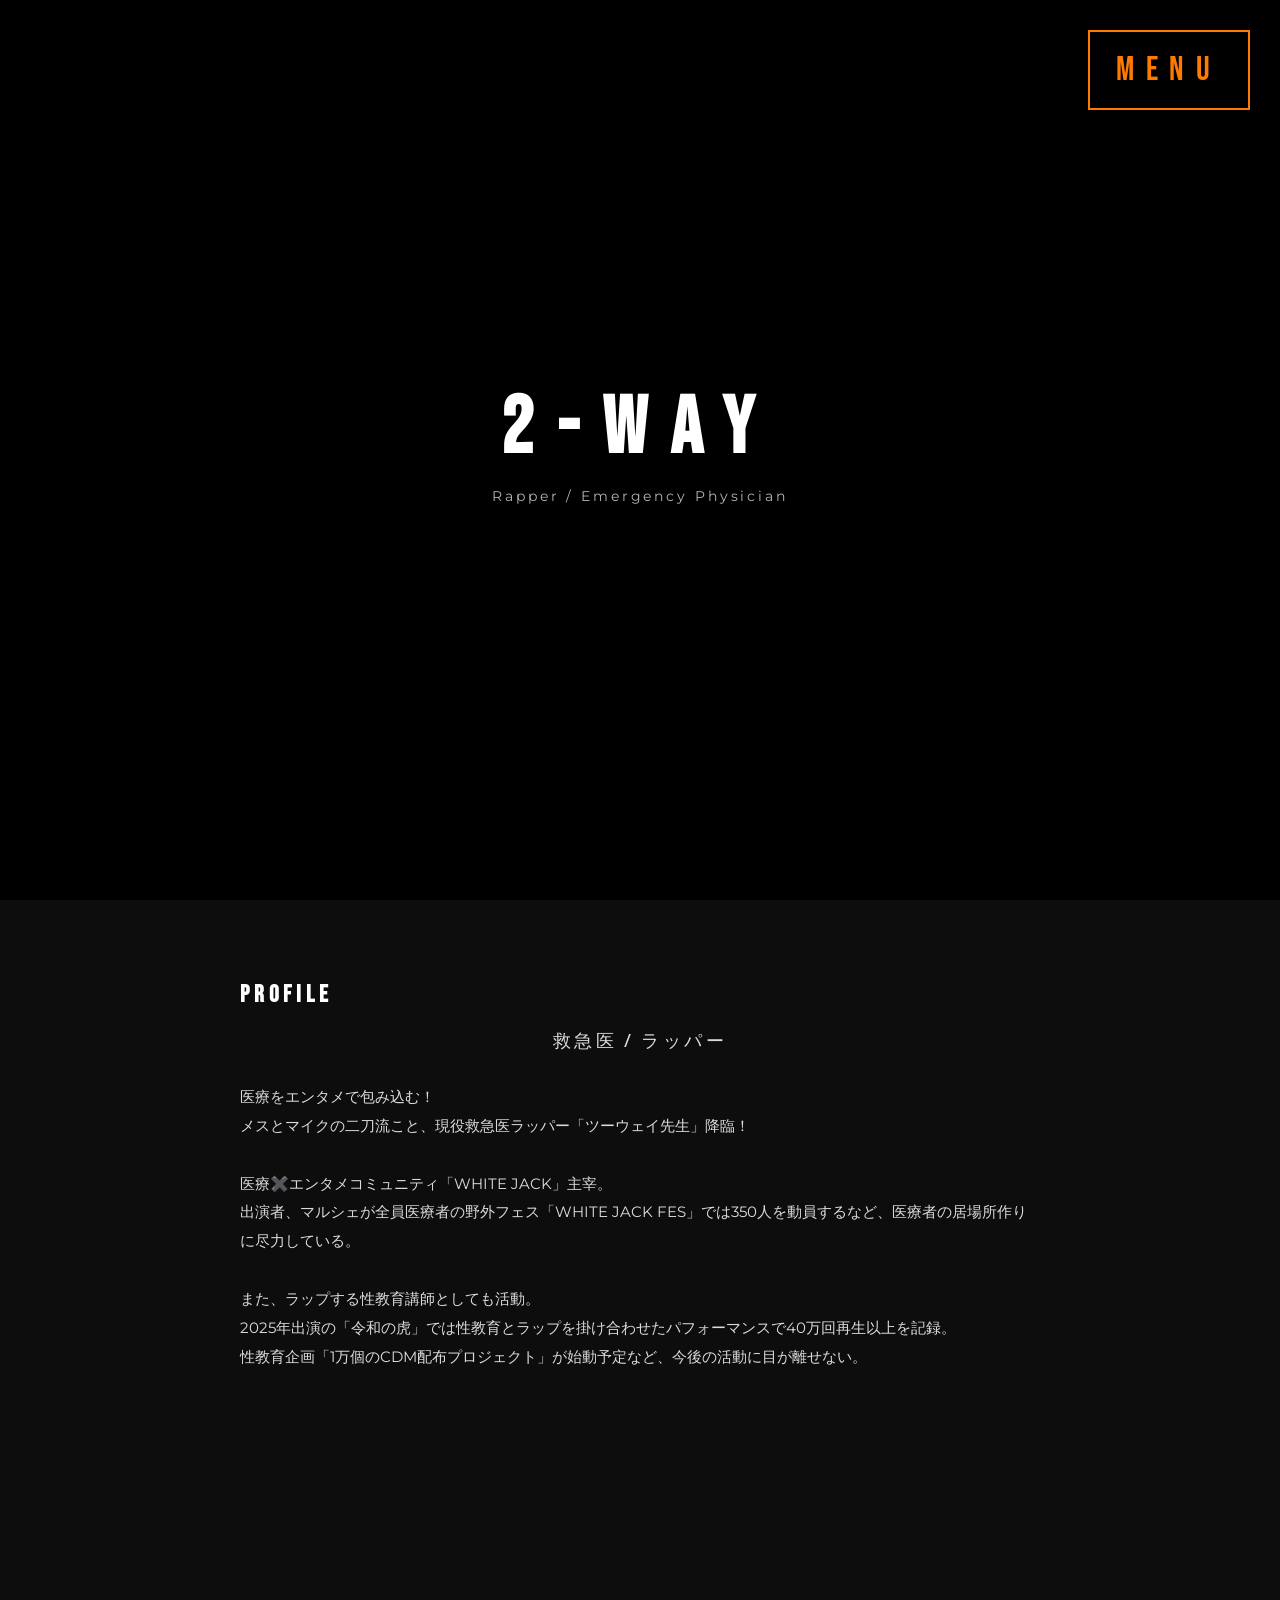
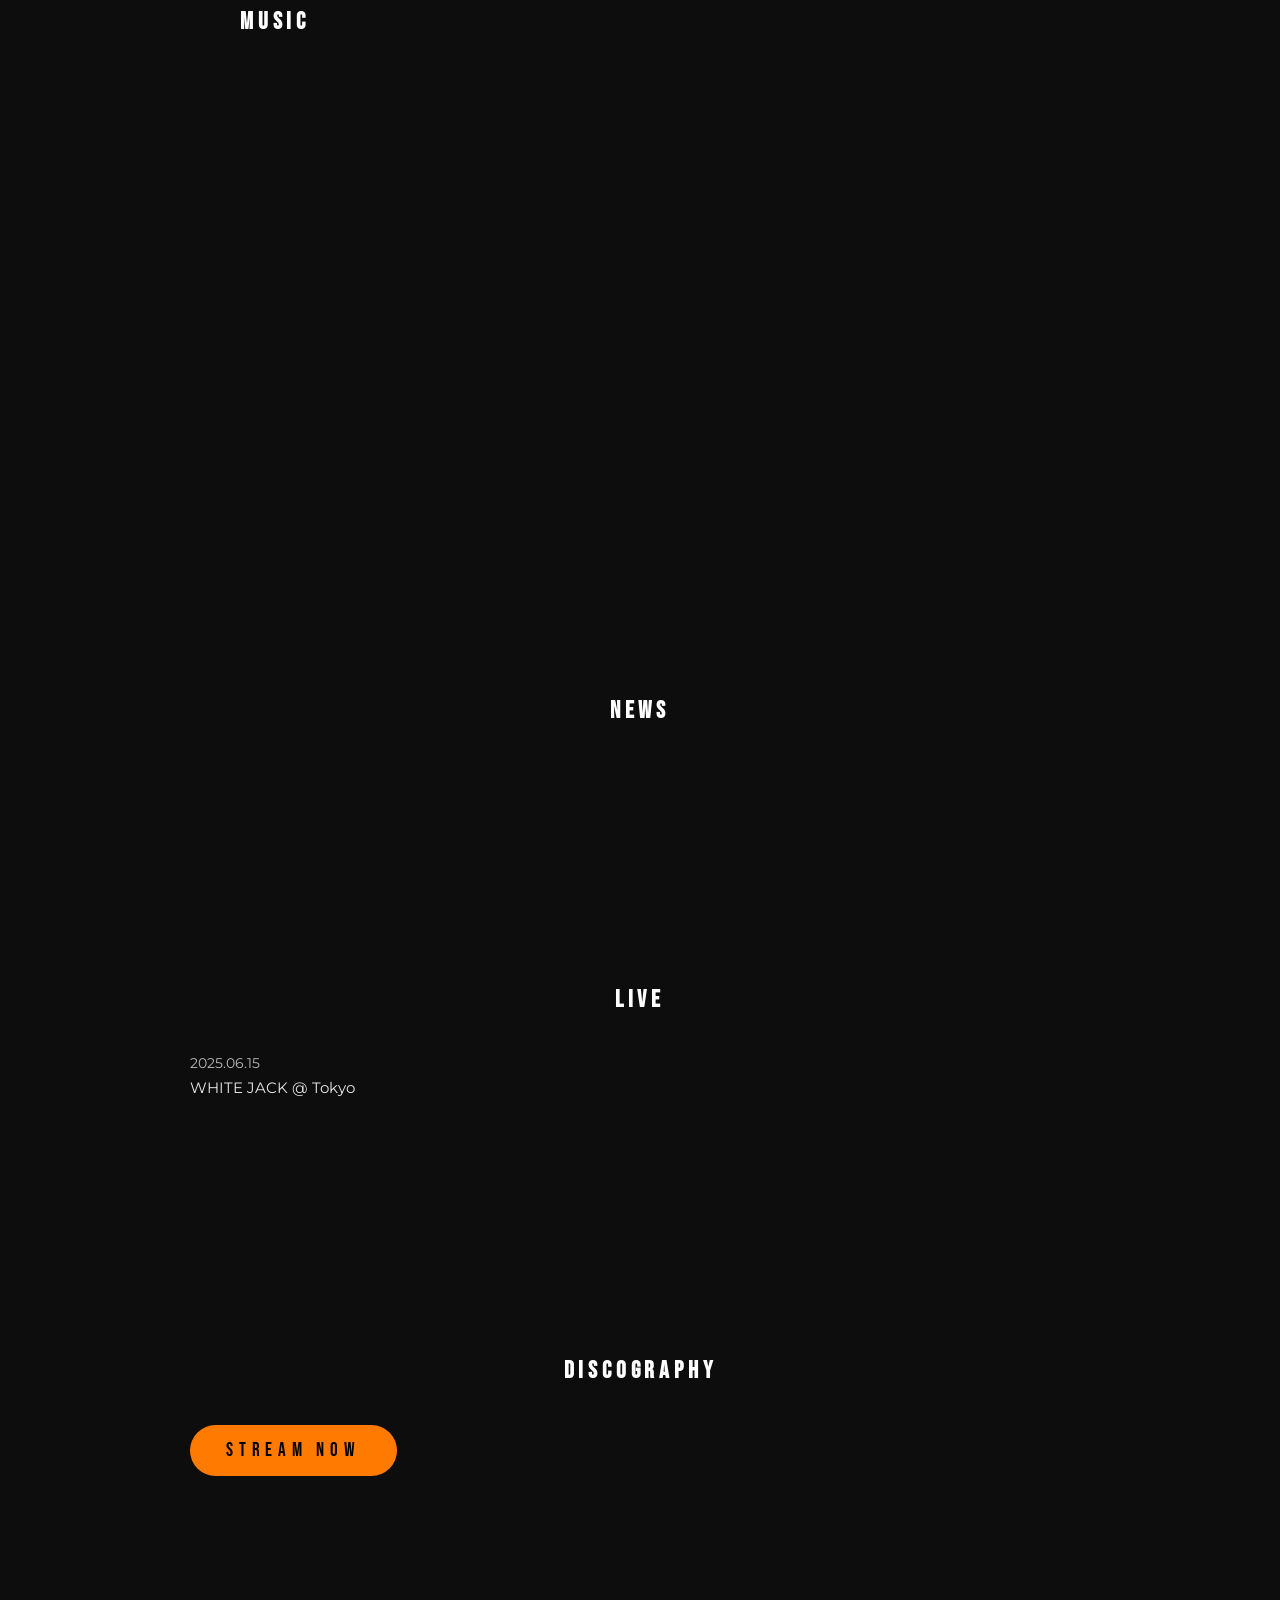
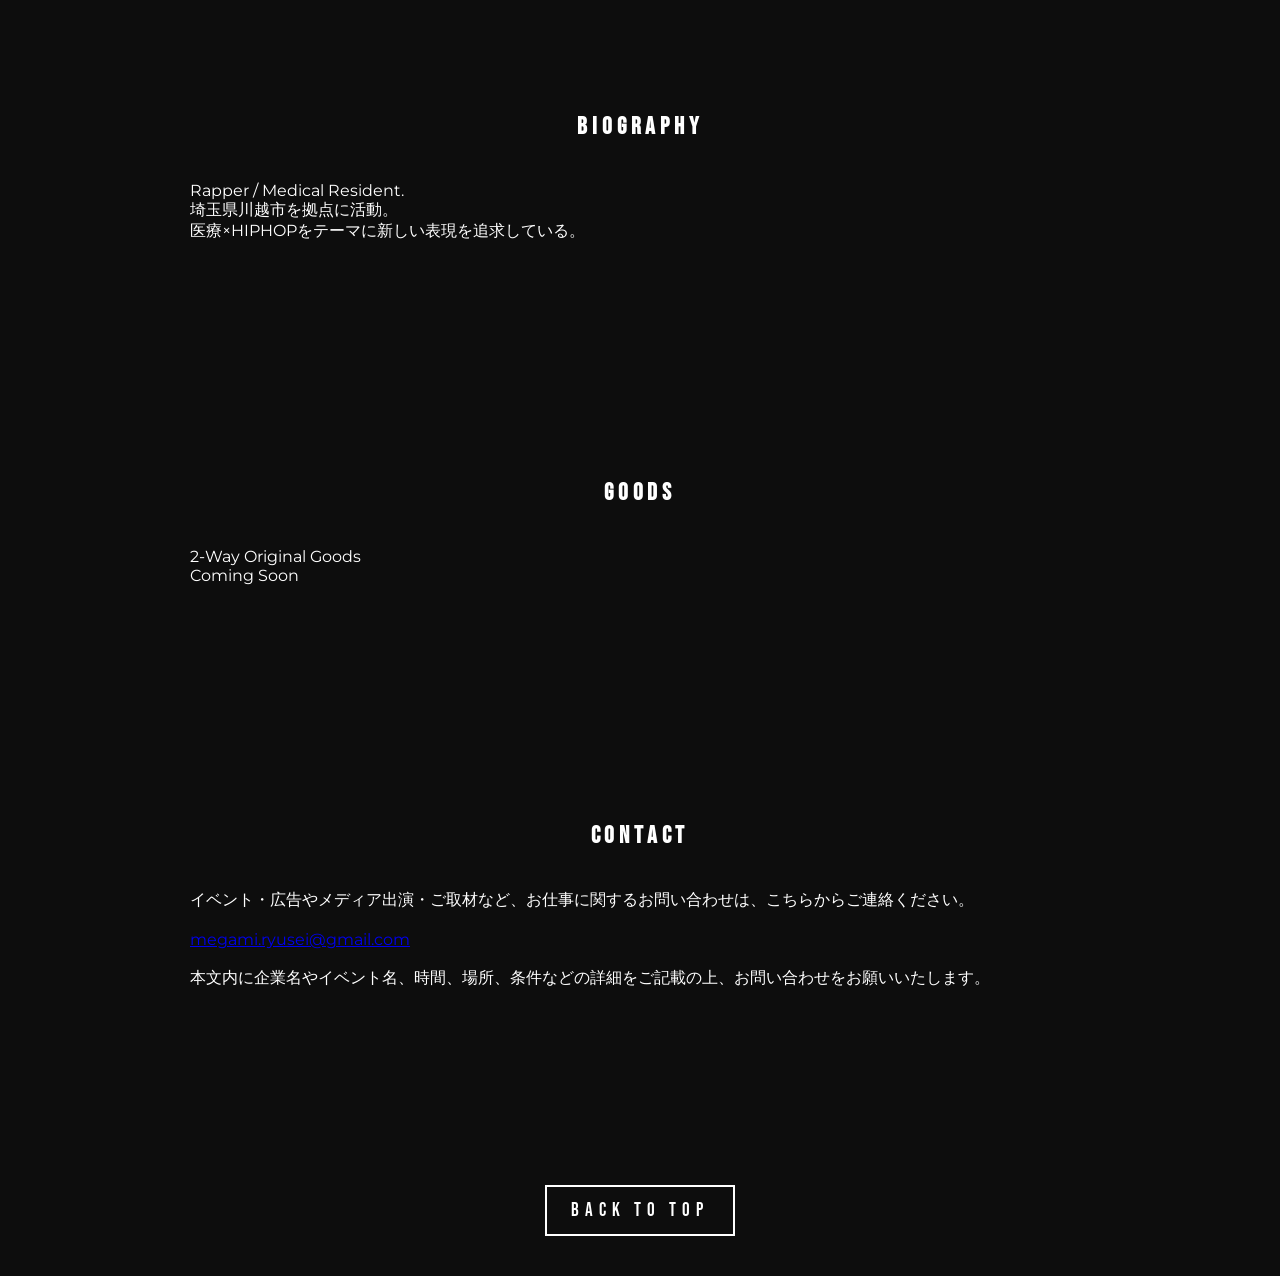
<file: index.html>
<!DOCTYPE html>
<html lang="ja">
<head>
  <meta charset="UTF-8" />
  <meta name="viewport" content="width=device-width, initial-scale=1.0">

  <title>2-Way | Official Site</title>

  <!-- Google Fonts -->
  <link rel="preconnect" href="https://fonts.googleapis.com">
  <link rel="preconnect" href="https://fonts.gstatic.com" crossorigin>
  <link href="https://fonts.googleapis.com/css2?family=Bebas+Neue&family=Montserrat:wght@300;400;600&display=swap" rel="stylesheet">

  <link rel="stylesheet" href="style.css" />
  <link
    rel="stylesheet"
    href="https://cdnjs.cloudflare.com/ajax/libs/font-awesome/6.5.1/css/all.min.css"
    />
    <link href="https://fonts.googleapis.com/css2?family=Oswald:wght@500;600;700&display=swap" rel="stylesheet">
</head>

<body>
    <!-- MENU BUTTON -->
    <div class="menu-btn" id="menuBtn">
    MENU
    </div>

    <!-- MENU OVERLAY -->
    <nav class="menu" id="menu">
    <ul>
        <li><a href="#news">NEWS</a></li>
        <li><a href="#live">LIVE</a></li>
        <li><a href="#discography">DISCOGRAPHY</a></li>
        <li><a href="#biography">BIOGRAPHY</a></li>
        <li><a href="#goods">GOODS</a></li>
        <li><a href="/seikyoiku/">性教育×ラップ</a></li>
        <li><a href="#contact">CONTACT</a></li>
        <li class="back"><a href="#">BACK TO TOP</a></li>
    </ul>

    <!-- SNS ICONS -->
    <div class="menu-sns">
        <a href="https://www.instagram.com/2way_sensei/" target="_blank" rel="noopener">
        <i class="fa-brands fa-instagram"></i>
        </a>
        <a href="https://www.youtube.com/@2way_sensei" target="_blank" rel="noopener">
        <i class="fa-brands fa-youtube"></i>
        </a>
        <a href="https://x.com/2way_sensei" target="_blank" rel="noopener">
        <i class="fa-brands fa-x-twitter"></i>
        </a>
        <a href="https://www.tiktok.com/@2way_sensei" target="_blank" rel="noopener">
        <i class="fa-brands fa-tiktok"></i>
        </a>
    </div>
    </nav>

<header class="hero">
  <!-- BACKGROUND IMAGE -->
  <div class="hero-bg"></div>

  <!-- TEXT (最初に消えるやつ) -->
  <div class="hero-text">
    <h1>2-Way</h1>
    <p>Rapper / Emergency Physician</p>
  </div>

  <!-- LOGO ON IMAGE -->
  <div class="hero-logo">
    2-way
  </div>
</header>



  <!-- PROFILE -->
  <section class="profile">
    <h2>PROFILE</h2>
    <p class="title">救急医 / ラッパー</p>
    <p class="description">
      医療をエンタメで包み込む！<br>
      メスとマイクの二刀流こと、現役救急医ラッパー「ツーウェイ先生」降臨！<br><br>
      医療✖️エンタメコミュニティ「WHITE JACK」主宰。<br>
      出演者、マルシェが全員医療者の野外フェス「WHITE JACK FES」では350人を動員するなど、医療者の居場所作りに尽力している。<br><br>
      また、ラップする性教育講師としても活動。<br>
      2025年出演の「令和の虎」では性教育とラップを掛け合わせたパフォーマンスで40万回再生以上を記録。<br>
      性教育企画「1万個のCDM配布プロジェクト」が始動予定など、今後の活動に目が離せない。
    </p>
  </section>

  <!-- MUSIC -->
  <section class="music">
    <h2>MUSIC</h2>

    <div class="video-wrapper">
      <iframe
        src="https://www.youtube.com/embed/ONAwdeP20ao"
        title="2-Way Official Video"
        frameborder="0"
        allow="accelerometer; autoplay; clipboard-write; encrypted-media; gyroscope; picture-in-picture"
        allowfullscreen>
      </iframe>
    </div>
  </section>
  <!-- NEWS -->
<section id="news" class="section">
  <h2>NEWS</h2>
  <ul class="list"></ul>
</section>

<!-- LIVE -->
<section id="live" class="section">
  <h2>LIVE</h2>
  <ul class="list">
    <li>
      <span class="date">2025.06.15</span>
      <span class="text">WHITE JACK @ Tokyo</span>
    </li>
  </ul>
</section>

<!-- DISCOGRAPHY -->
<section id="discography" class="section">
  <h2>DISCOGRAPHY</h2>
  <p>
    <a href="https://www.tunecore.co.jp/artists/2-way" target="_blank" rel="noopener">
      STREAM NOW
    </a>
  </p>
</section>

<!-- BIOGRAPHY -->
<section id="biography" class="section">
  <h2>BIOGRAPHY</h2>
  <p>
    Rapper / Medical Resident.<br>
    埼玉県川越市を拠点に活動。<br>
    医療×HIPHOPをテーマに新しい表現を追求している。
  </p>
</section>

<!-- GOODS -->
<section id="goods" class="section">
  <h2>GOODS</h2>
  <p>
    2-Way Original Goods<br>
    Coming Soon
  </p>
</section>

<!-- CONTACT -->
<section id="contact" class="section">
  <h2>CONTACT</h2>
  <p>
    イベント・広告やメディア出演・ご取材など、お仕事に関するお問い合わせは、こちらからご連絡ください。<br><br>
    <a href="mailto:megami.ryusei@gmail.com">megami.ryusei@gmail.com</a><br><br>
    本文内に企業名やイベント名、時間、場所、条件などの詳細をご記載の上、お問い合わせをお願いいたします。
  </p>
</section>


<button id="backToTop" class="back-to-top">
  BACK TO TOP
</button>

<script src="script.js"></script>
</body>

</html>
</file>
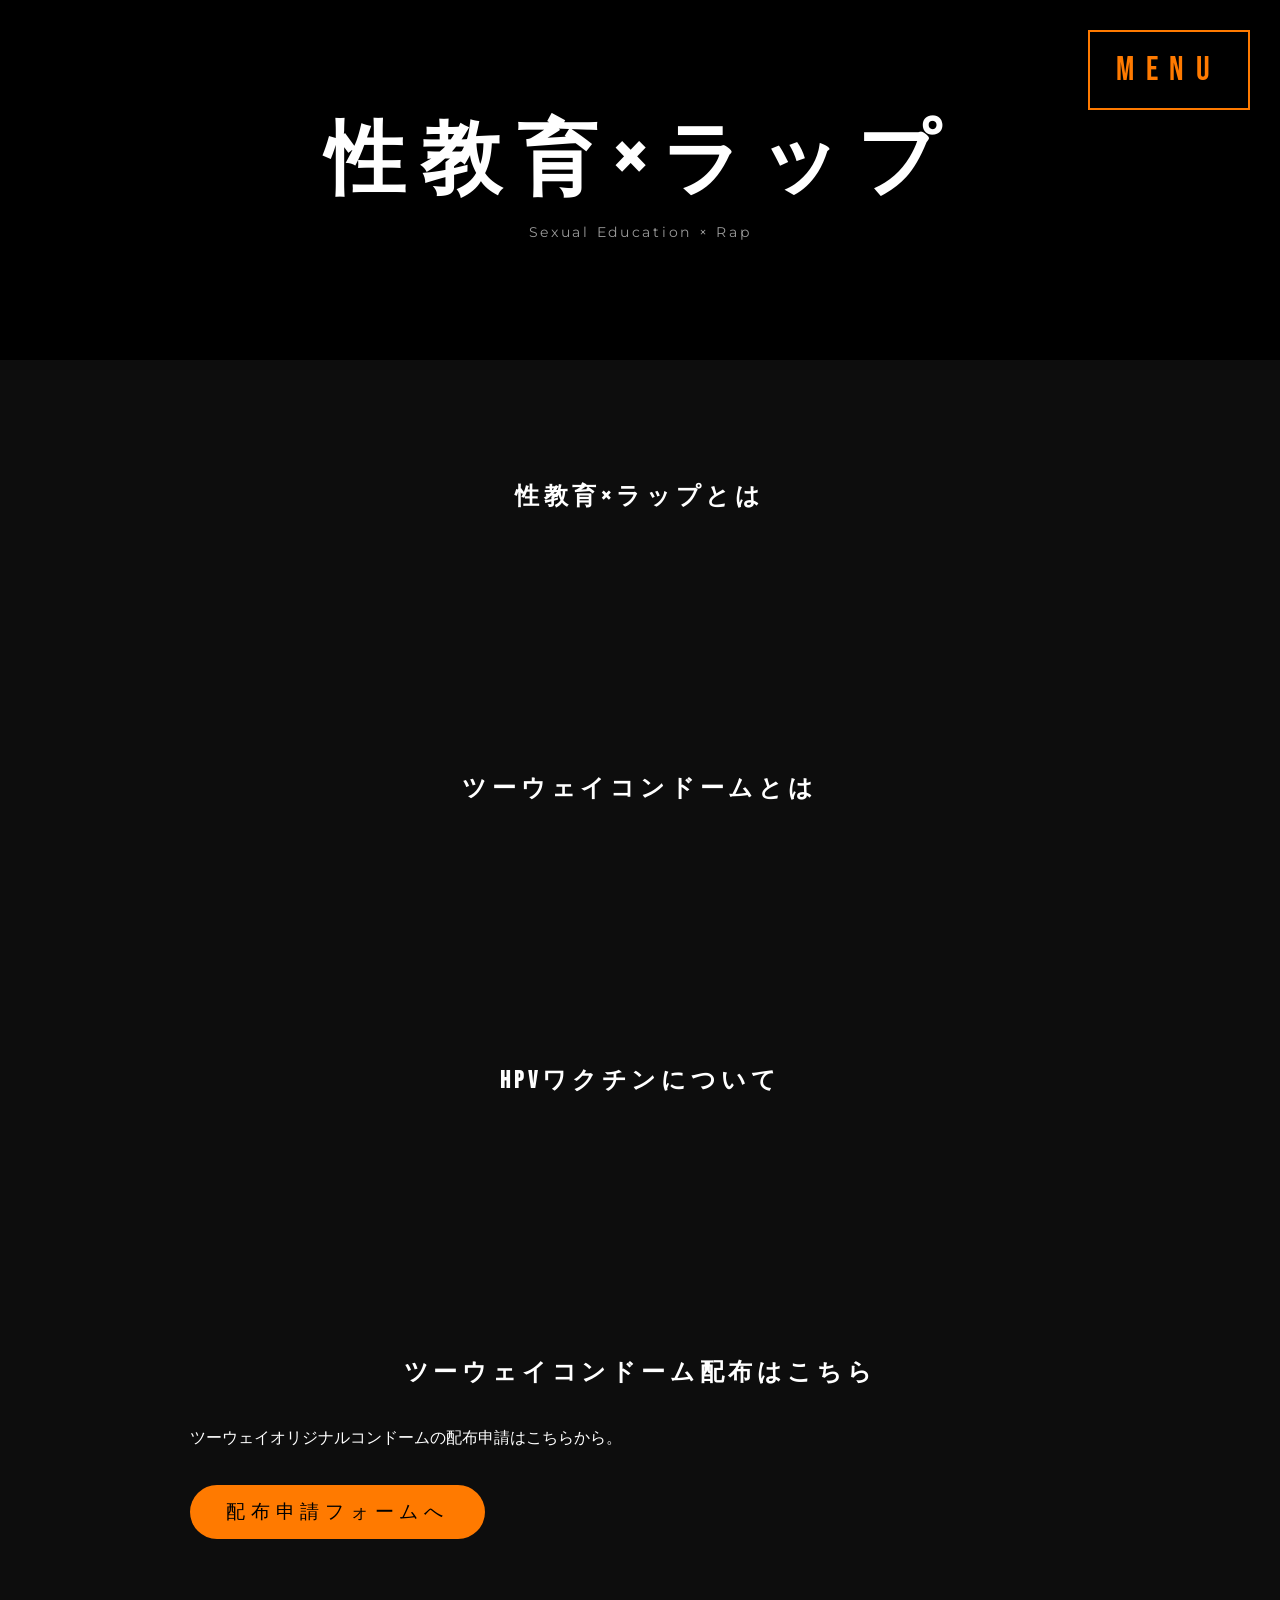
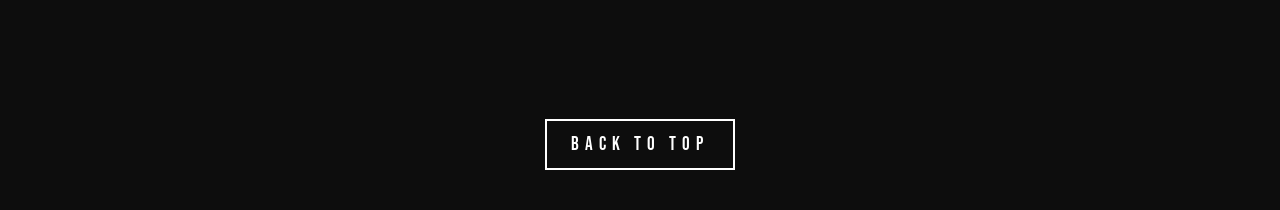
<file: seikyoiku/index.html>
<!DOCTYPE html>
<html lang="ja">
<head>
  <meta charset="UTF-8" />
  <meta name="viewport" content="width=device-width, initial-scale=1.0">
  <title>性教育×ラップ | 2-Way</title>

  <link rel="preconnect" href="https://fonts.googleapis.com">
  <link rel="preconnect" href="https://fonts.gstatic.com" crossorigin>
  <link href="https://fonts.googleapis.com/css2?family=Bebas+Neue&family=Montserrat:wght@300;400;600&display=swap" rel="stylesheet">
  <link rel="stylesheet" href="../style.css" />
  <link rel="stylesheet" href="https://cdnjs.cloudflare.com/ajax/libs/font-awesome/6.5.1/css/all.min.css" />
</head>

<body>

  <!-- MENU BUTTON -->
  <div class="menu-btn" id="menuBtn">MENU</div>

  <!-- MENU OVERLAY -->
  <nav class="menu" id="menu">
    <ul>
      <li><a href="../#news">NEWS</a></li>
      <li><a href="../#live">LIVE</a></li>
      <li><a href="../#discography">DISCOGRAPHY</a></li>
      <li><a href="../#biography">BIOGRAPHY</a></li>
      <li><a href="../#goods">GOODS</a></li>
      <li><a href="../seikyoiku/">性教育×ラップ</a></li>
      <li><a href="../#contact">CONTACT</a></li>
      <li class="back"><a href="../">BACK TO TOP</a></li>
    </ul>
    <div class="menu-sns">
      <a href="https://www.instagram.com/2way_sensei/" target="_blank" rel="noopener"><i class="fa-brands fa-instagram"></i></a>
      <a href="https://www.youtube.com/@2way_sensei" target="_blank" rel="noopener"><i class="fa-brands fa-youtube"></i></a>
      <a href="https://x.com/2way_sensei" target="_blank" rel="noopener"><i class="fa-brands fa-x-twitter"></i></a>
      <a href="https://www.tiktok.com/@2way_sensei" target="_blank" rel="noopener"><i class="fa-brands fa-tiktok"></i></a>
    </div>
  </nav>

  <!-- HERO -->
  <header class="sei-hero">
    <h1>性教育×ラップ</h1>
    <p>Sexual Education × Rap</p>
  </header>

  <!-- ① 性教育×ラップとは -->
  <section id="seikyoiku" class="section">
    <h2>性教育×ラップとは</h2>
    <ul class="list sei-list" id="seikyoiku-list"></ul>
  </section>

  <!-- ② ツーウェイコンドームとは -->
  <section id="condom" class="section">
    <h2>ツーウェイコンドームとは</h2>
    <ul class="list sei-list" id="condom-list"></ul>
  </section>

  <!-- ③ HPVワクチンについて -->
  <section id="hpv" class="section">
    <h2>HPVワクチンについて</h2>
    <ul class="list sei-list" id="hpv-list"></ul>
  </section>

  <!-- ④ コンドーム配布 -->
<!-- ④ コンドーム配布 -->
<section id="distribute" class="section">
  <h2>ツーウェイコンドーム配布はこちら</h2>
  <p>ツーウェイオリジナルコンドームの配布申請はこちらから。</p>
  <a href="https://docs.google.com/forms/d/e/1FAIpQLScblR9tfxm197ACgIqu_BCG-l2BN-PdbIk66eIRx42lde41vA/viewform?usp=publish-editor" target="_blank" rel="noopener" class="distribute-btn">配布申請フォームへ</a>
</section>

  <button id="backToTop" class="back-to-top">BACK TO TOP</button>

  <script src="../seikyoiku.js"></script>
</body>
</html>
</file>
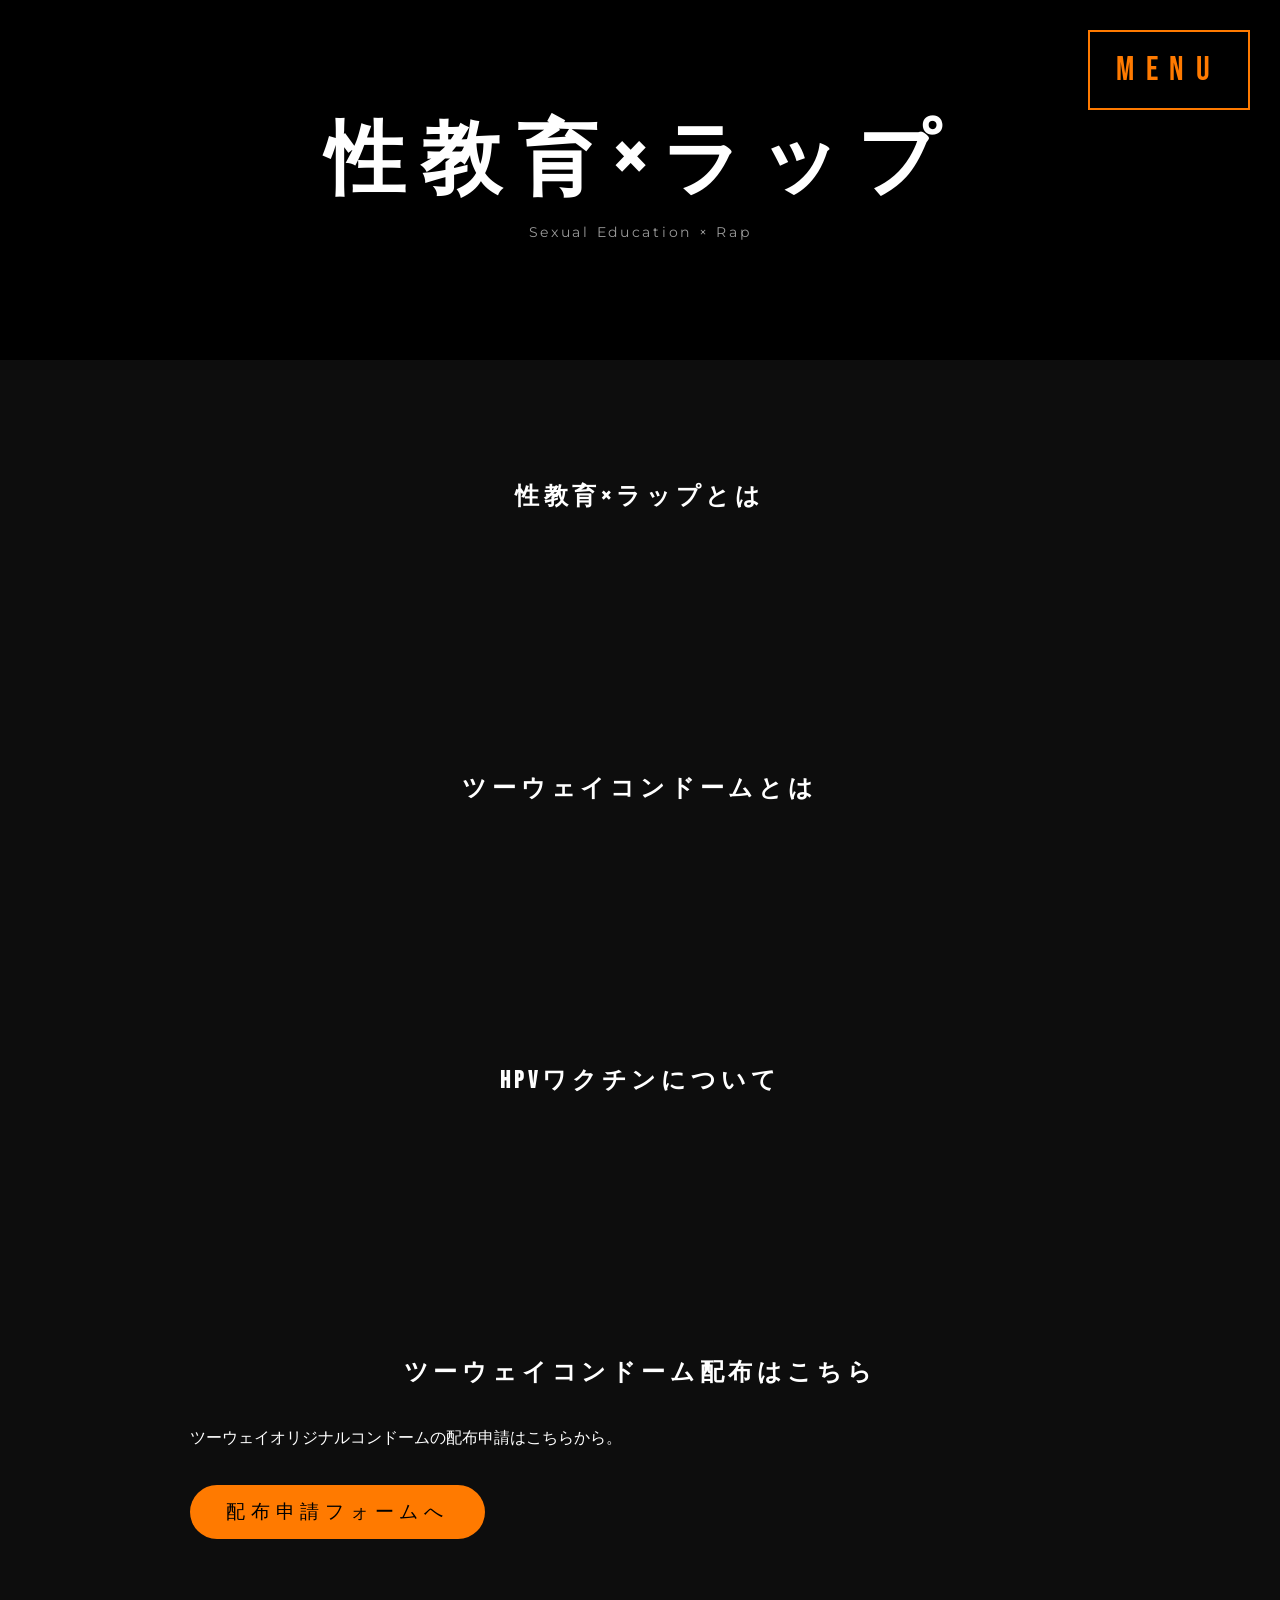
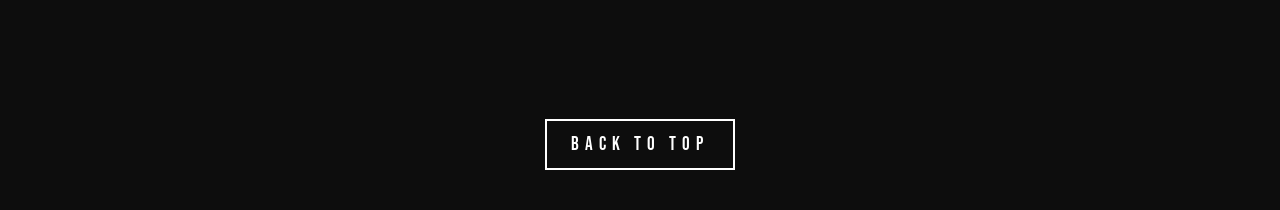
<file: seikyoiku.html>
<!DOCTYPE html>
<html lang="ja">
<head>
  <meta charset="UTF-8" />
  <meta name="viewport" content="width=device-width, initial-scale=1.0">
  <title>性教育×ラップ | 2-Way</title>

  <link rel="preconnect" href="https://fonts.googleapis.com">
  <link rel="preconnect" href="https://fonts.gstatic.com" crossorigin>
  <link href="https://fonts.googleapis.com/css2?family=Bebas+Neue&family=Montserrat:wght@300;400;600&display=swap" rel="stylesheet">
  <link rel="stylesheet" href="style.css" />
  <link rel="stylesheet" href="https://cdnjs.cloudflare.com/ajax/libs/font-awesome/6.5.1/css/all.min.css" />
</head>

<body>

  <!-- MENU BUTTON -->
  <div class="menu-btn" id="menuBtn">MENU</div>

  <!-- MENU OVERLAY -->
  <nav class="menu" id="menu">
    <ul>
      <li><a href="index.html#news">NEWS</a></li>
      <li><a href="index.html#live">LIVE</a></li>
      <li><a href="index.html#discography">DISCOGRAPHY</a></li>
      <li><a href="index.html#biography">BIOGRAPHY</a></li>
      <li><a href="index.html#goods">GOODS</a></li>
      <li><a href="seikyoiku.html">性教育×ラップ</a></li>
      <li><a href="index.html#contact">CONTACT</a></li>
      <li class="back"><a href="index.html">BACK TO TOP</a></li>
    </ul>
    <div class="menu-sns">
      <a href="https://www.instagram.com/2way_sensei/" target="_blank" rel="noopener"><i class="fa-brands fa-instagram"></i></a>
      <a href="https://www.youtube.com/@2way_sensei" target="_blank" rel="noopener"><i class="fa-brands fa-youtube"></i></a>
      <a href="https://x.com/2way_sensei" target="_blank" rel="noopener"><i class="fa-brands fa-x-twitter"></i></a>
      <a href="https://www.tiktok.com/@2way_sensei" target="_blank" rel="noopener"><i class="fa-brands fa-tiktok"></i></a>
    </div>
  </nav>

  <!-- HERO -->
  <header class="sei-hero">
    <h1>性教育×ラップ</h1>
    <p>Sexual Education × Rap</p>
  </header>

  <!-- ① 性教育×ラップとは -->
  <section id="seikyoiku" class="section">
    <h2>性教育×ラップとは</h2>
    <ul class="list sei-list" id="seikyoiku-list"></ul>
  </section>

  <!-- ② ツーウェイコンドームとは -->
  <section id="condom" class="section">
    <h2>ツーウェイコンドームとは</h2>
    <ul class="list sei-list" id="condom-list"></ul>
  </section>

  <!-- ③ HPVワクチンについて -->
  <section id="hpv" class="section">
    <h2>HPVワクチンについて</h2>
    <ul class="list sei-list" id="hpv-list"></ul>
  </section>

  <!-- ④ コンドーム配布 -->
<!-- ④ コンドーム配布 -->
<section id="distribute" class="section">
  <h2>ツーウェイコンドーム配布はこちら</h2>
  <p>ツーウェイオリジナルコンドームの配布申請はこちらから。</p>
  <a href="https://docs.google.com/forms/d/e/1FAIpQLScblR9tfxm197ACgIqu_BCG-l2BN-PdbIk66eIRx42lde41vA/viewform?usp=publish-editor" target="_blank" rel="noopener" class="distribute-btn">配布申請フォームへ</a>
</section>

  <button id="backToTop" class="back-to-top">BACK TO TOP</button>

  <script src="seikyoiku.js"></script>
</body>
</html>
</file>
<file: style.css>
body {
  margin: 0;
  font-family: 'Montserrat', sans-serif;
  background: #0d0d0d;
  color: #fff;
}

.hero {
  height: 100vh;
  display: flex;
  flex-direction: column;
  justify-content: center;
  align-items: center;
  background: black;
}

.hero h1 {
  font-family: 'Bebas Neue', sans-serif;
  font-size: 5rem;
  letter-spacing: 0.3em;
  margin: 0;
}

.hero p {
  margin-top: 10px;
  font-size: 0.9rem;
  letter-spacing: 0.2em;
  opacity: 0.7;
}

section {
  padding: 60px 20px;
  max-width: 800px;
  margin: auto;
}

h2 {
  font-family: 'Bebas Neue', sans-serif;
  letter-spacing: 0.2em;
}

footer {
  text-align: center;
  padding: 40px;
  font-size: 0.8rem;
  opacity: 0.6;
}
.music {
  margin-top: 80px;
}

.video-wrapper {
  position: relative;
  width: 100%;
  padding-top: 56.25%;
}

.video-wrapper iframe {
  position: absolute;
  inset: 0;
  width: 100%;
  height: 100%;
}
.video-wrapper {
  position: relative;
  width: 100%;
  padding-top: 56.25%; /* 16:9 */
  margin-top: 30px;
}

.video-wrapper iframe {
  position: absolute;
  top: 0;
  left: 0;
  width: 100%;
  height: 100%;
}
.profile .title {
  font-family: 'Bebas Neue', sans-serif;
  letter-spacing: 0.2em;
  text-align: center;
  margin: 20px 0 30px;
  font-size: 1.1rem;
  opacity: 0.85;
}

.profile .description {
  line-height: 1.9;
  font-size: 0.95rem;
  opacity: 0.85;
}

.music {
  margin-top: 80px;
}

.video-wrapper {
  position: relative;
  width: 100%;
  padding-top: 56.25%;
}

.video-wrapper iframe {
  position: absolute;
  inset: 0;
  width: 100%;
  height: 100%;
}

/* MENU OVERLAY */
.menu {
  position: fixed;
  top: 0;
  right: -100%;
  width: 100%;
  height: 100vh;

  background: rgba(0, 0, 0, 0.65); /* ←ここ変更 */
  backdrop-filter: blur(6px);
  -webkit-backdrop-filter: blur(6px);

  z-index: 999;
  display: flex;
  justify-content: center;
  align-items: center;
  transition: right 0.4s ease;
}


.menu.active {
  right: 0;
}

.menu ul {
  list-style: none;
  padding: 0;
  text-align: center;
}

.menu li {
  margin: 20px 0;
}

.menu a {
  font-family: 'Bebas Neue', sans-serif;
  font-size: 2rem;
  letter-spacing: 0.2em;
  color: #fff;
  text-decoration: none;
}

.menu a:hover {
  opacity: 0.6;
}

.menu .back a {
  font-size: 1.2rem;
  opacity: 0.7;
}
.menu-btn {
  position: fixed;
  top: 30px;
  right: 30px;
  z-index: 1000;

  font-family: 'Bebas Neue', sans-serif;
  font-size: 2.1rem;
  letter-spacing: 0.35em;

  padding: 18px 26px;
  border: 2.5px solid #ff7a00;

  background: transparent;
  color: #ff7a00;
  cursor: pointer;

  transition: all 0.3s ease;
}

.menu-btn:hover {
  background: #ff7a00;
  color: #000;
  transform: scale(1.05);
}

.menu-btn:hover {
  background: #fff;
  color: #000;
  transform: scale(1.05); /* ← ちょい強調 */
}

/* SNS ICONS IN MENU */
.menu-sns {
  position: absolute;
  bottom: 40px;
  display: flex;
  gap: 30px;
}

.menu-sns a {
  color: #fff;
  font-size: 1.8rem;
  transition: opacity 0.3s ease, transform 0.3s ease;
}

.menu-sns a:hover {
  opacity: 0.6;
  transform: translateY(-4px);
}
/* HERO BASE */
.hero {
  position: relative;
  height: 100vh;
  overflow: hidden;
  background: #000;
}

/* TEXT */
.hero-text {
  position: relative;
  z-index: 2;
  height: 100%;
  display: flex;
  flex-direction: column;
  justify-content: center;
  align-items: center;
  transition: opacity 1.2s ease;
}

/* BACKGROUND IMAGE */
.hero-bg {
  position: absolute;
  inset: 0;
  background-image: url("profile.jpg");
  background-size: cover;
  background-position: center 30%; /* ← この数値を調整 */
  opacity: 0;
  transition: opacity 2s ease;
  z-index: 1;
}

/* ANIMATION STATES */
.hero.hide-text .hero-text {
  opacity: 0;
}

.hero.show-bg .hero-bg {
  opacity: 1;
}
/* BIG LOGO ON HERO IMAGE */
.hero-logo {
  position: absolute;
  inset: 0;
  z-index: 3;

  display: flex;
  justify-content: center;
  align-items: center;

  font-family: 'Bebas Neue', sans-serif;
  font-size: clamp(4rem, 12vw, 10rem);
  letter-spacing: 0.15em;

  color: #ff7a00; /* オレンジ */
  opacity: 0;

  pointer-events: none;
  transition: opacity 1.5s ease;
}

/* 背景が出たあとにロゴ表示 */
.hero.show-bg .hero-logo {
  opacity: 1;
}
/* BACK TO TOP BUTTON */
.back-to-top {
  display: block;
  margin: 80px auto 40px;

  background: transparent;
  color: #fff;
  border: 2px solid #fff;

  font-family: 'Bebas Neue', sans-serif;
  font-size: 1.2rem;
  letter-spacing: 0.3em;

  padding: 12px 24px;
  cursor: pointer;

  transition: all 0.3s ease;
}

.back-to-top:hover {
  background: #fff;
  color: #000;
}
.section {
  padding: 100px 20px;
  max-width: 900px;
  margin: 0 auto;
}

.section h2 {
  text-align: center;
  margin-bottom: 40px;
}

/* LIST（NEWS / LIVE） */
.list {
  list-style: none;
  padding: 0;
}

.list li {
  display: flex;
  gap: 20px;
  margin-bottom: 20px;
  font-size: 0.95rem;
}

.list .date {
  opacity: 0.6;
  min-width: 90px;
}

.list .text {
  opacity: 0.9;
}
/* ===== Mobile SNS icon size fix ===== */
@media (max-width: 768px) {
  .menu-sns {
    bottom: 60px;          /* 少し上に */
    gap: 36px;             /* 間隔広げる */
  }

  .menu-sns a {
    font-size: 2.6rem;     /* ← ここが肝 */
  }
}

/* =========================
   FIX MENU BUTTON SIZE (MOBILE)
========================= */
@media screen and (max-width: 768px) {

  /* MENUボタンは元のサイズに戻す */
  .menu-btn {
    font-size: 1.6rem !important;
    padding: 12px 18px !important;
  }

  /* SNSアイコンだけ大きくする */
  .menu-sns {
    bottom: 120px;
  }

  .menu-sns a {
    font-size: 3rem;
  }

}

#live .list li {
  flex-direction: column;
  gap: 6px;
  margin-bottom: 40px;
}

#live .category {
  font-family: 'Bebas Neue', sans-serif;
  letter-spacing: 0.15em;
  font-size: 0.85rem;
  color: #ff7a00;
  opacity: 1;
}

#live .event {
  font-size: 1rem;
  font-weight: 600;
}

#live .date {
  font-size: 0.9rem;
  opacity: 0.7;
}

#live .place {
  font-size: 0.85rem;
  opacity: 0.6;
}

#news .list li {
  flex-direction: column;
  gap: 8px;
  margin-bottom: 50px;
}

#news .news-title {
  font-size: 1.1rem;
  font-weight: 600;
  opacity: 1;
}

#news .news-image {
  width: 100%;
  max-width: 600px;
  height: auto;
  margin: 8px 0;
  border-radius: 4px;
  display: block;
}

#news .news-body {
  font-size: 0.9rem;
  line-height: 1.8;
  opacity: 0.85;
  margin: 0;
}

.live-image {
  width: 100%;
  max-width: 600px;
  height: auto;
  margin: 8px 0;
  border-radius: 4px;
  display: block;
}

#discography a {
  display: inline-block;
  background: #ff7a00;
  color: #000;
  border: none;
  font-family: 'Bebas Neue', sans-serif;
  font-size: 1.2rem;
  letter-spacing: 0.3em;
  padding: 14px 36px;
  text-decoration: none;
  border-radius: 50px;
  transition: all 0.3s ease;
}

#discography a:hover {
  background: #e06900;
  transform: scale(1.05);
}

/* 性教育ページ HERO */
.sei-hero {
  height: 40vh;
  display: flex;
  flex-direction: column;
  justify-content: center;
  align-items: center;
  background: #000;
  text-align: center;
}

.sei-hero h1 {
  font-family: 'Bebas Neue', sans-serif;
  font-size: clamp(2.5rem, 8vw, 5rem);
  letter-spacing: 0.2em;
  margin: 0;
}

.sei-hero p {
  font-size: 0.85rem;
  letter-spacing: 0.2em;
  opacity: 0.6;
  margin-top: 10px;
}

/* 性教育ページ リスト */
.sei-list li {
  flex-direction: column;
  gap: 8px;
  margin-bottom: 50px;
}

/* 配布ボタン */
.distribute-btn {
  display: inline-block;
  background: #ff7a00;
  color: #000;
  border: none;
  font-family: 'Bebas Neue', sans-serif;
  font-size: 1.2rem;
  letter-spacing: 0.3em;
  padding: 14px 36px;
  text-decoration: none;
  border-radius: 50px;
  transition: all 0.3s ease;
  margin-top: 20px;
}

.distribute-btn:hover {
  background: #e06900;
  transform: scale(1.05);
}
</file>
